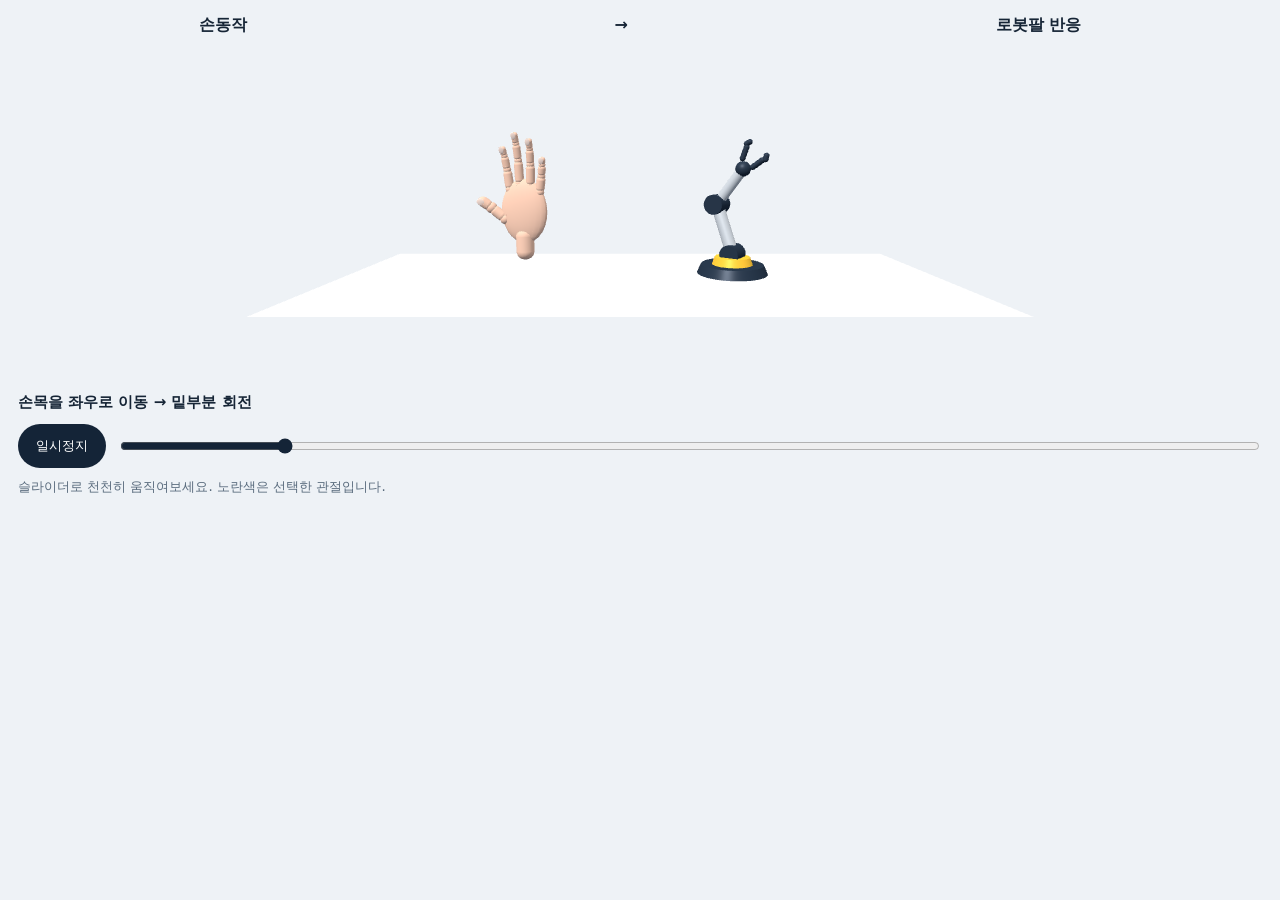
<file: motion-3d.html>
<!doctype html><html lang="ko"><meta charset="utf-8"><meta name="viewport" content="width=device-width,initial-scale=1"><title>손동작 3D 안내</title><style>*{box-sizing:border-box}body{margin:0;background:#eef2f6;color:#162536;font-family:system-ui,sans-serif}header{display:flex;justify-content:space-around;padding:15px;font-weight:700}#scene{height:330px;position:relative}canvas{display:block;width:100%;height:100%}footer{padding:12px 18px}#action{font-size:15px;font-weight:650;margin:0 0 12px}.controls{display:flex;align-items:center;gap:12px}button{flex-shrink:0;white-space:nowrap;padding:10px 18px;background:#142437;color:white;border:0;border-radius:22px;min-height:44px;cursor:pointer}input{width:100%;accent-color:#142437}small{display:block;color:#596b7d;margin-top:10px}#error{padding:20px}@media(max-width:450px){#scene{height:360px}header{font-size:14px}footer{padding:12px}}</style><header><span>손동작</span><span>→</span><span>로봇팔 반응</span></header><div id="scene"></div><footer><p id="action"></p><div class="controls"><button id="play" aria-pressed="true">일시정지</button><input id="progress" type="range" min="0" max="100" value="0" aria-label="손동작 직접 조절"></div><small>슬라이더로 천천히 움직여보세요. 노란색은 선택한 관절입니다.</small></footer><script type="module" src="./motion-3d.js"></script></html>
</file>
